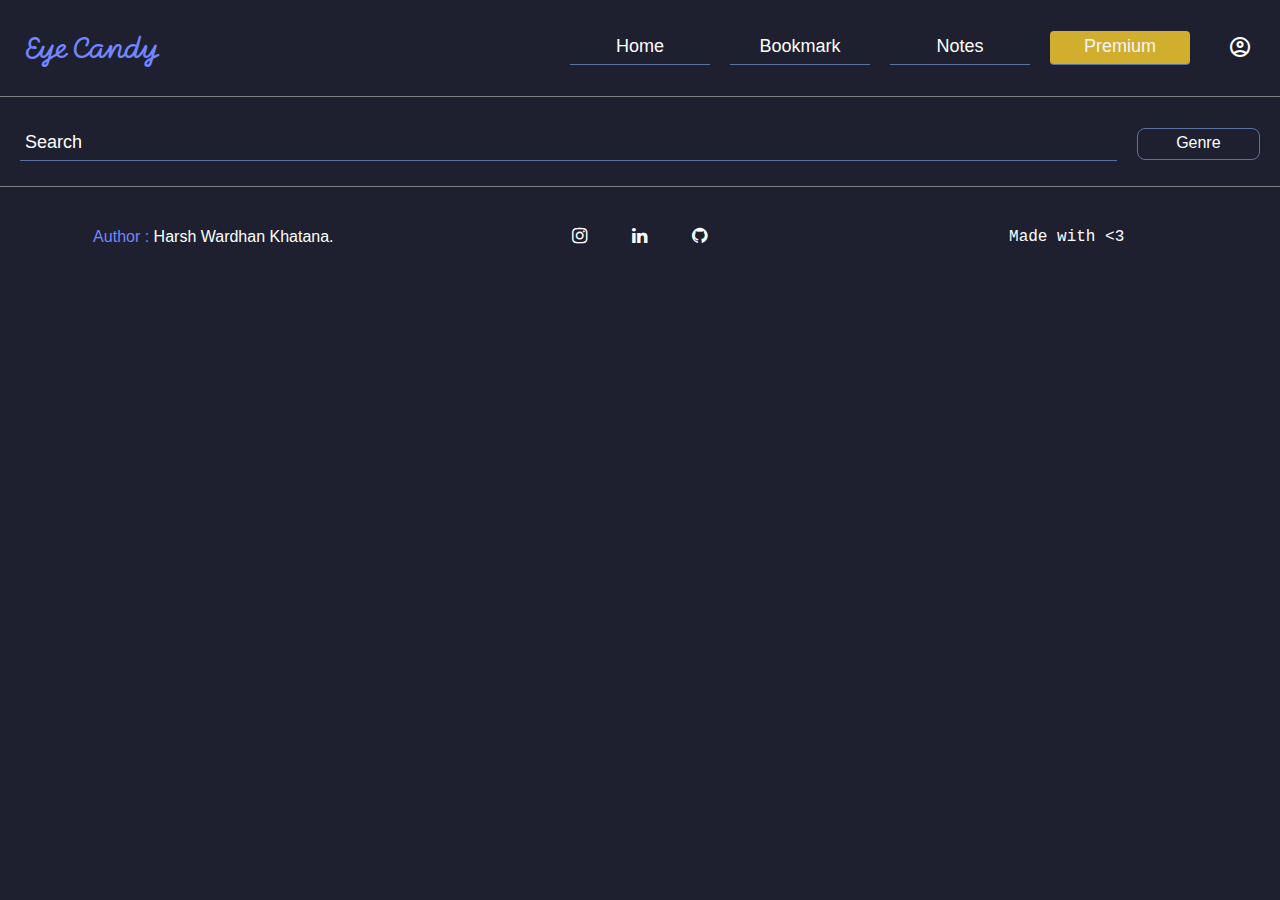
<file: index.html>
<!DOCTYPE html>
<html lang="en">

<head>
  <meta charset="UTF-8">
  <meta name="viewport" content="width=device-width, initial-scale=1.0">
  <title>Document</title>
  <link rel="stylesheet" href="styles.css">
  <link rel="preconnect" href="https://fonts.googleapis.com">
  <link rel="preconnect" href="https://fonts.gstatic.com" crossorigin>
  <link
    href="https://fonts.googleapis.com/css2?family=Momo+Signature&family=Poppins:ital,wght@0,100;0,200;0,300;0,400;0,500;0,600;0,700;0,800;0,900;1,100;1,200;1,300;1,400;1,500;1,600;1,700;1,800;1,900&family=Shojumaru&family=ZCOOL+KuaiLe&display=swap"
    rel="stylesheet">
  <link rel="stylesheet"
    href="https://fonts.googleapis.com/css2?family=Material+Symbols+Outlined:opsz,wght,FILL,GRAD@20..48,100..700,0..1,-50..200&icon_names=account_circle" />
  <link rel="stylesheet" href="https://cdnjs.cloudflare.com/ajax/libs/font-awesome/4.7.0/css/font-awesome.min.css">
  
  <link rel="stylesheet" href="notes.css">
</head>

<body>
  <nav class="topbar">
    <div class="logo">
        <span id="top-span">Eye Candy</span>
    </div>

    <div class="bar-btns">
      <button><a href="#">Home</a></button>
      <button><a href="bookmark.html">Bookmark</a></button>
      <button><a href="notes.html" target="_self">Notes</a></button>
      <button id="premium"><a href="premium.html">Premium </a></button>
      <!-- <a href="#"><button>Home</button></a> -->
      <!-- <a href="#"><Button>Bookmark</Button></a> -->
      <!-- <a href="notes.html"><button>Notes</button></a> -->

    </div>

    <div class="profile">
      <a href="profile.html">
      <button id="profilebtn" class="circlebtn">
        <span class="material-symbols-outlined">
          account_circle
        </span>
      </button>
      </a>
    </div>
  </nav>

  <div class="searchbar">
    <input type="search" name="" placeholder="Search">
    <button id="filter">Genre</button>
  </div>

  <div class="card" id="template-card" style="display: none;">
    <img src="IMG_4675-scaled-2578191215.jpeg" alt="poster">
    <h4 id="title">The Godfather</h4>
    <p id="date">March 24, 1972</p>

    <button id="playbtn" class="circlebtn">
      <span class="fa fa-play">
      </span>
    </button>

    <button id="bkbtn" class="circlebtn">
      <span class="fa fa-bookmark">
      </span>
    </button>
  </div>

  <main>

  </main>

  <footer>
    <div width="100px"><span id="foot-span">Author : </span> Harsh Wardhan Khatana.</div>
    
    <div id="social" class="">
      <button class="circlebtn">
        <a href="http://instagram.com/may.be.harshit/" class="fa fa-instagram" target="_blank"></a>
      </button>

      <button class="circlebtn">
        <a href="https://www.linkedin.com/in/harsh-khatana-4b0235307/" class="fa fa-linkedin" target="_blank"></a>
      </button>

      <button class="circlebtn">
        <a href="https://github.com/ClintNyxn" class="fa fa-github" target="_blank"></a>
      </button>
    </div>

    <div id="love">Made with <3 </div>
  </footer>
</body>
<script src="script.js"></script>

</html>
</file>
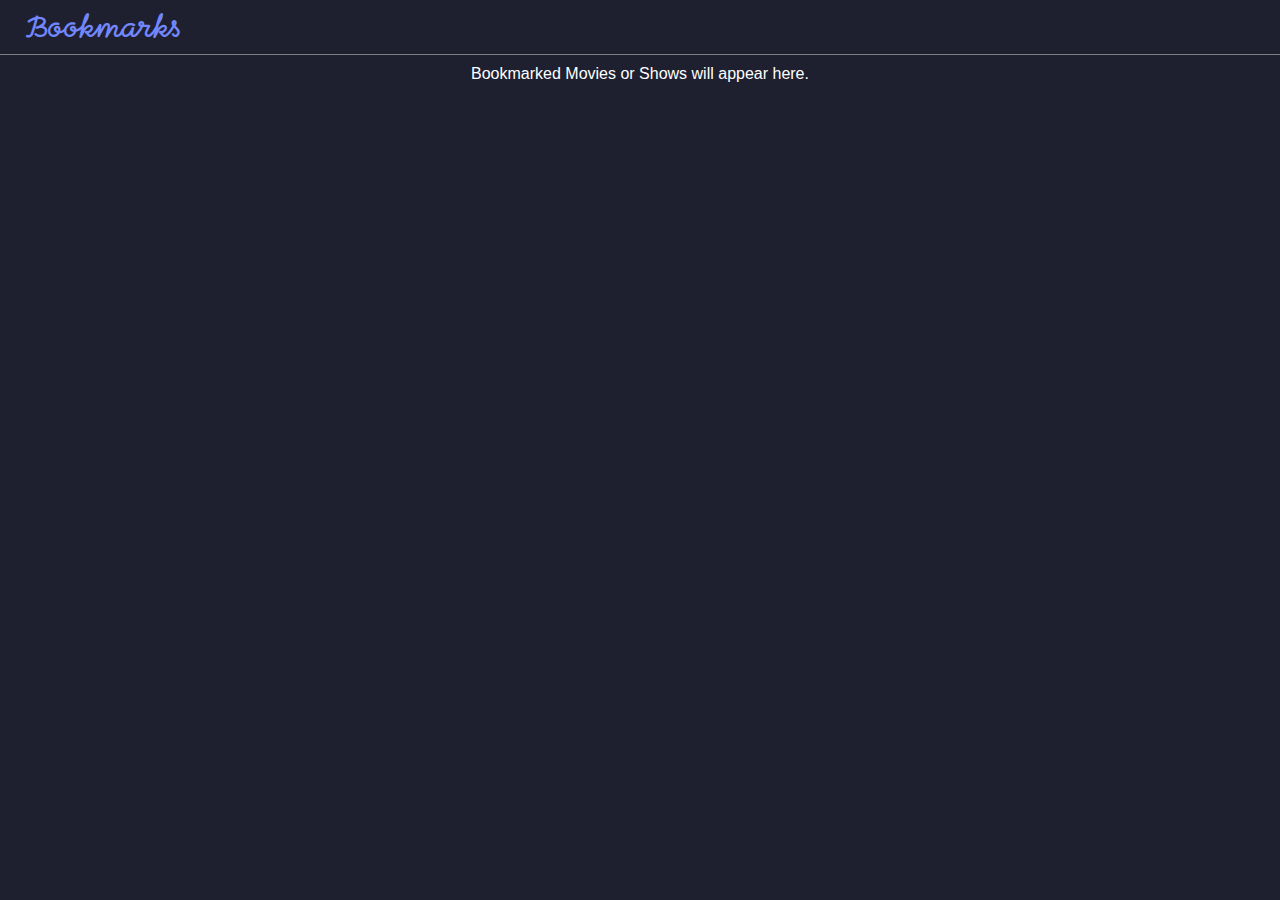
<file: bookmark.html>
<!DOCTYPE html>
<html lang="en">

<head>
    <meta charset="UTF-8">
    <meta name="viewport" content="width=device-width, initial-scale=1.0">
    <title>Document</title>
    <link rel="stylesheet" href="styles.css">
    <link rel="preconnect" href="https://fonts.googleapis.com">
    <link rel="preconnect" href="https://fonts.gstatic.com" crossorigin>
    <link
        href="https://fonts.googleapis.com/css2?family=Momo+Signature&family=Poppins:ital,wght@0,100;0,200;0,300;0,400;0,500;0,600;0,700;0,800;0,900;1,100;1,200;1,300;1,400;1,500;1,600;1,700;1,800;1,900&family=Shojumaru&family=ZCOOL+KuaiLe&display=swap"
        rel="stylesheet">
    <link rel="stylesheet"
        href="https://fonts.googleapis.com/css2?family=Material+Symbols+Outlined:opsz,wght,FILL,GRAD@20..48,100..700,0..1,-50..200&icon_names=account_circle" />
    <link rel="stylesheet" href="https://cdnjs.cloudflare.com/ajax/libs/font-awesome/4.7.0/css/font-awesome.min.css">

</head>

<body>
    <nav class="topbar">
        <div class="logo" id="top-span">Bookmarks</div>
    </nav>
    <main>
        <div id="message">
            Bookmarked Movies or Shows will appear here.
        </div>
    </main>
</body>

</html>
</file>
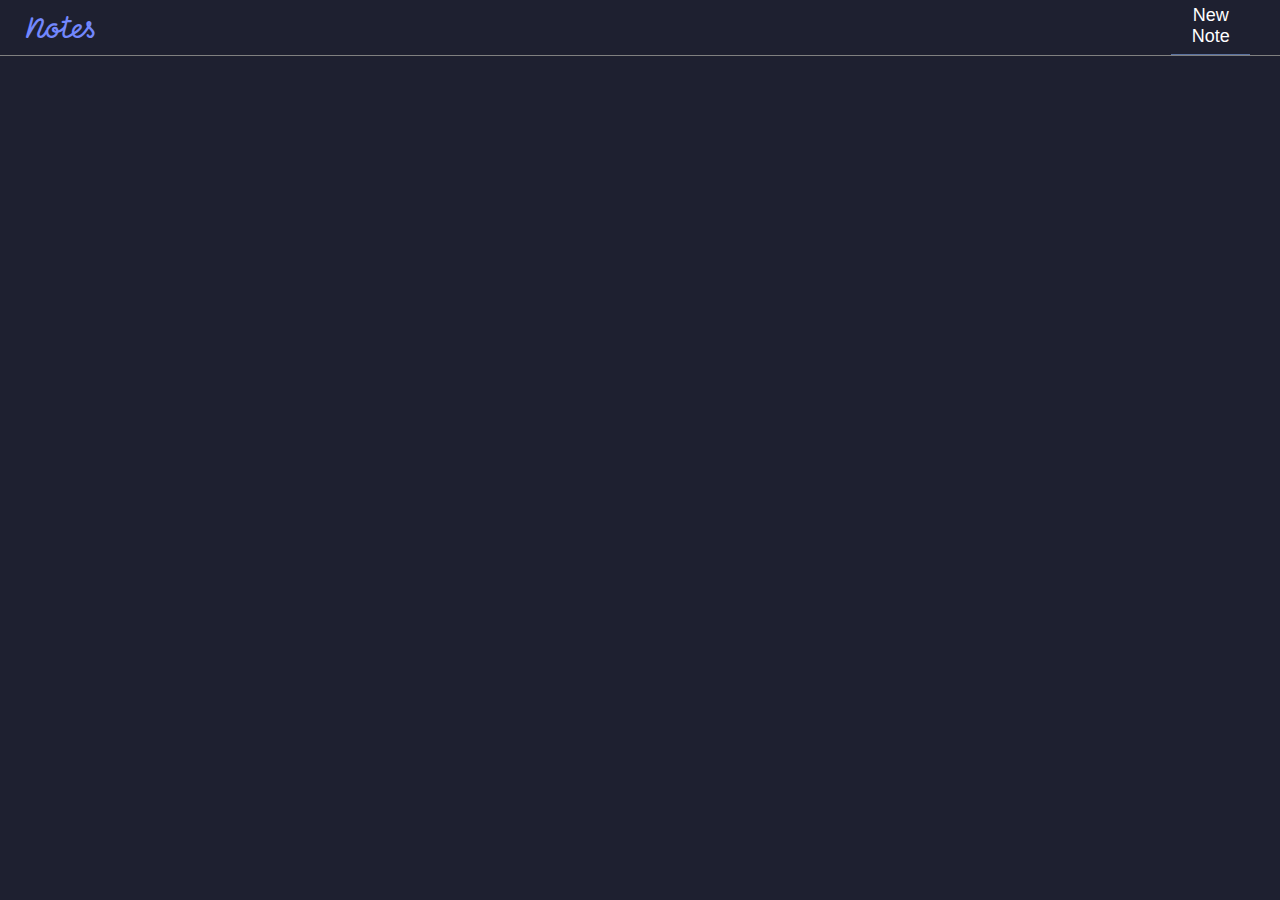
<file: notes.html>
<!DOCTYPE html>
<html lang="en">

<head>
    <meta charset="UTF-8">
    <meta name="viewport" content="width=device-width, initial-scale=1.0">
    <title>Document</title>
    <link rel="stylesheet" href="styles.css">
    <link rel="preconnect" href="https://fonts.googleapis.com">
    <link rel="preconnect" href="https://fonts.gstatic.com" crossorigin>
    <link
        href="https://fonts.googleapis.com/css2?family=Momo+Signature&family=Poppins:ital,wght@0,100;0,200;0,300;0,400;0,500;0,600;0,700;0,800;0,900;1,100;1,200;1,300;1,400;1,500;1,600;1,700;1,800;1,900&family=Shojumaru&family=ZCOOL+KuaiLe&display=swap"
        rel="stylesheet">
    <link rel="stylesheet"
        href="https://fonts.googleapis.com/css2?family=Material+Symbols+Outlined:opsz,wght,FILL,GRAD@20..48,100..700,0..1,-50..200&icon_names=account_circle" />
    <link rel="stylesheet" href="https://cdnjs.cloudflare.com/ajax/libs/font-awesome/4.7.0/css/font-awesome.min.css">

</head>

<body>
    <nav class="topbar">
        <div class="logo" id="top-span">Notes</div>
        <button>New Note</button>

        <div></div>
    </nav>
</body>

</html>
</file>
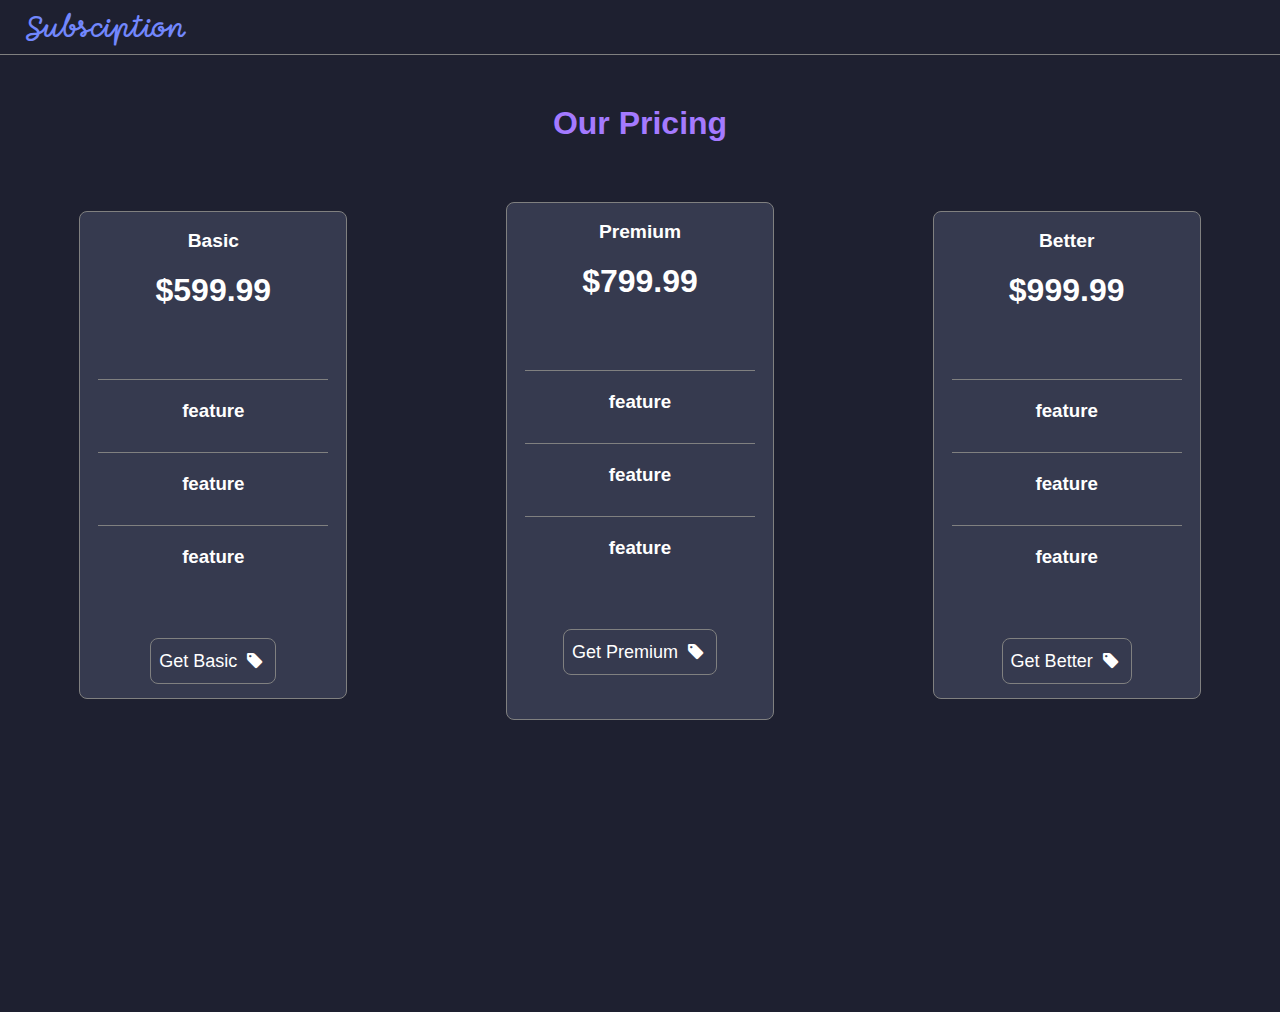
<file: premium.html>
<!DOCTYPE html>
<html lang="en">

<head>
    <meta charset="UTF-8">
    <meta name="viewport" content="width=device-width, initial-scale=1.0">
    <link rel="stylesheet" href="styles.css">
    <link rel="preconnect" href="https://fonts.googleapis.com">
    <link rel="preconnect" href="https://fonts.gstatic.com" crossorigin>
    <link
        href="https://fonts.googleapis.com/css2?family=Momo+Signature&family=Poppins:ital,wght@0,100;0,200;0,300;0,400;0,500;0,600;0,700;0,800;0,900;1,100;1,200;1,300;1,400;1,500;1,600;1,700;1,800;1,900&family=Shojumaru&family=ZCOOL+KuaiLe&display=swap"
        rel="stylesheet">
    <link rel="stylesheet"
        href="https://fonts.googleapis.com/css2?family=Material+Symbols+Outlined:opsz,wght,FILL,GRAD@20..48,100..700,0..1,-50..200&icon_names=account_circle" />
    <link rel="stylesheet" href="https://cdnjs.cloudflare.com/ajax/libs/font-awesome/4.7.0/css/font-awesome.min.css">

    <link rel="stylesheet" href="premium.css">
    <title>Document</title>
</head>

<body>
    <nav class="topbar">
        <div class="logo" id="top-span">Subsciption</div>
    </nav>
    <h1 id="pricing" >Our Pricing</h1>
    <main>

        <div class="subs-card" id="basic">
            <div class="basic">
                <h3 id="title">Basic</h3>
                <h1 id="amount">$599.99</h1>
                <h3>feature</h3>
                <h3>feature</h3>
                <h3>feature</h3>
                <button class="">Get Basic
                    <i class="fa fa-tag"></i>
                </button>
            </div>
        </div>

        <div class="subs-card" >
            <div class="Premium">
                <h3 id="title">Premium</h3>
                <h1 id="amount">$799.99</h1>
                <h3>feature</h3>
                <h3>feature</h3>
                <h3>feature</h3>
                <button class="">Get Premium
                    <i class="fa fa-tag"></i>
                </button>
            </div>
        </div>

        <div class="subs-card" id="better">
            <div class="Delux">
                <h3 id="title">Better</h3>
                <h1 id="amount">$999.99</h1>
                <h3>feature</h3>
                <h3>feature</h3>
                <h3>feature</h3>
                <button class="">
                    Get Better
                    <i class="fa fa-tag"></i>
                </button>
            </div>
        </div>
    </main>
</body>

</html>
</file>
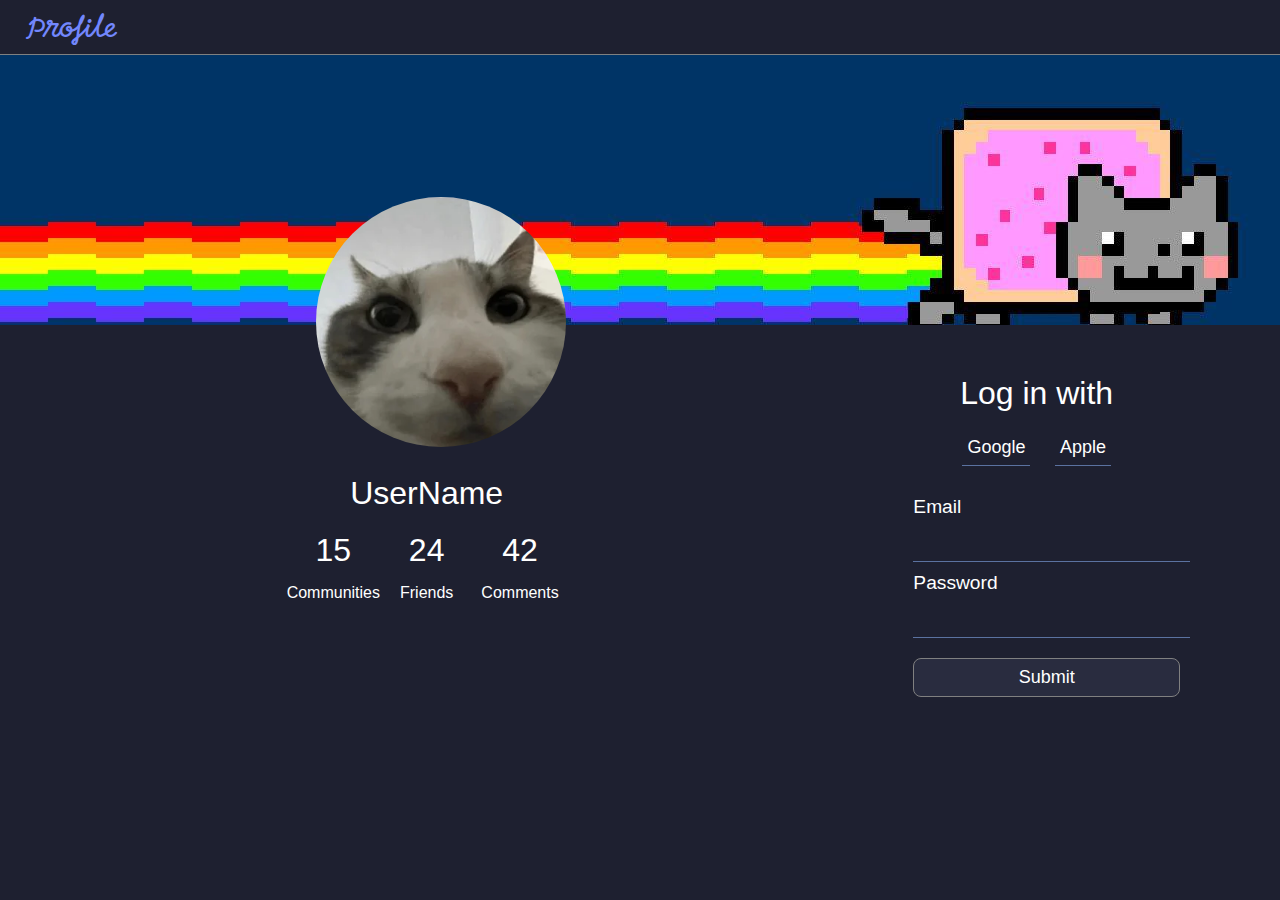
<file: profile.html>
<!DOCTYPE html>
<html lang="en">

<head>
    <meta charset="UTF-8">
    <meta name="viewport" content="width=device-width, initial-scale=1.0">
    <title>Profile</title>
    <link rel="stylesheet" href="styles.css">
    <link rel="preconnect" href="https://fonts.googleapis.com">
    <link rel="preconnect" href="https://fonts.gstatic.com" crossorigin>
    <link
        href="https://fonts.googleapis.com/css2?family=Momo+Signature&family=Poppins:ital,wght@0,100;0,200;0,300;0,400;0,500;0,600;0,700;0,800;0,900;1,100;1,200;1,300;1,400;1,500;1,600;1,700;1,800;1,900&family=Shojumaru&family=ZCOOL+KuaiLe&display=swap"
        rel="stylesheet">
    <link rel="stylesheet"
        href="https://fonts.googleapis.com/css2?family=Material+Symbols+Outlined:opsz,wght,FILL,GRAD@20..48,100..700,0..1,-50..200&icon_names=account_circle" />
    <link rel="stylesheet" href="https://cdnjs.cloudflare.com/ajax/libs/font-awesome/4.7.0/css/font-awesome.min.css">

    <link rel="stylesheet" href="profile.css">
</head>
<style>
    .banner {
        background-image: url(nyancat.png);
        height: 250px;
        width: 100%;
        grid-column: 1/4;
    }

    .info {
        grid-column: 1/3;
        grid-row: 3/5;
        width: 100%;
        display: flex;
        flex-direction: column;
        align-items: center;
        justify-content: center;
        padding: 40px 40px 0px 40px;
        box-sizing: border-box;
        margin-top: 100px;
    }

    .login {
        grid-column: 3/-1;
        grid-row: 3/5;
        width: 100%;
        display: flex;
        flex-direction: column;
        align-items: center;
        justify-content: center;
        padding: 40px;
        padding-right: 100px;
        box-sizing: border-box;
    }

    label,
    input,
    button {
        margin: 10px;


    }

    label {
        font-size: larger;
    }

    button {
        box-sizing: border-box;
        padding: ;
    }

    .nums {
        display: grid;
        grid-template-columns: repeat(3, 1fr);
        grid-template-rows: 1fr 1fr;
    }

    h1,
    p {
        display: flex;
        justify-content: center;
        align-items: center;
    }

    p,
    label {
        font-weight: 100;
    }

    h1 {
        font-weight: 400;
        margin-top: 10px;
    }

    .hehe {
        border: 1px solid grey;
        border-radius: 8px;
        padding: 8px;
        width: 100%;
        background-color: #363a4f7a;
    }

    .hehe:hover {
        border: 1px solid #7287fd;
        background-color: #363a4f2c;
    }
</style>

<body>
    <nav class="topbar">
        <div class="logo" id="top-span">Profile</div>
    </nav>

    <div class="banner"></div>

    <img src="cat.png" alt="">

    <div class="info">
        <h1>UserName</h1>
        <div class="nums">
            <h1>15</h1>
            <h1>24</h1>
            <h1>42</h1>
            <p>Communities</p>
            <p>Friends</p>
            <p>Comments</p>
        </div>
    </div>

    <div class="login">
        <h1>Log in with</h1>
        <div class="google">
            <button>Google</button>
            <button>Apple</button>
        </div>
        <div>
            <Label for="email">Email</Label>
            <input id="email" type="email">
            <label for="password">Password</label>
            <input id="password" type="password">
            <button class="hehe" type="submit" style="
}
            ">Submit</button>
        </div>
    </div>

</body>

</html>
</file>
<file: styles.css>
* {
    margin: 0;
    padding: 0;
    font-family: sans-serif;
}

body {
    background-color: #1e2030;
    color: white;
    font-weight: 350;
    font-size: medium;
}

#top-span {
    font-family: Momo Signature;
    font-size: x-large;
    color: #7287fd;
}

input,
button{
    background-color: #1e2030;
    border: none;
    border-bottom: 1px solid #5b72a0;
    padding: 5px;
    padding-bottom: 7px;
    margin: 0px 10px;
    font-weight: 500;
    font-size: 18px;
    cursor: pointer;
    color: white;
}

input,
input::placeholder {
    color: white;
    width: 100%;
}

input:hover {
    background-color: #5b72a061;
    border-radius: 8px;
}

button:hover {
    background-color: #1e2030;
    border-bottom: 2px solid #7287fd;
    text-shadow: 1px 1px 20px #92a2fbbf ;
}
#top-span:hover {
    text-shadow: 1px 1px 20px #92a2fbbf;
}

#title {
    font-size: larger;
    font-weight: 599;
    margin-bottom: 5px;
}

#date {
    font-size: medium;
    color: lightgrey;
}

#foot-span {
    color: #7287fd;
}

#love {
    font-family: Courier;
}

a {
    margin: 20px;
    color: white;
    text-decoration: none;
}

div {
    padding: 10px;
    margin: auto;
}

img {
    width: 200px;
    height: auto;
    margin-bottom: 15px;
    border-radius: 6px;
}
#filter{
    color: white;
    border: 1px solid #5b72a0 ;
    border-radius: 8px;
    font-size: medium;
}
.logo {
    width: 100%;
    margin: 0px 15px;
}

.topbar {
    display: flex;
    justify-content: space-evenly;
    align-items: center;
    border-bottom: 1px solid grey;
}

.bar-btns {
    width: 100%;
    display: flex;
    justify-content: flex-end;
    align-content: center;
    padding: 0px;
    margin: 0px;
}


#profilebtn,
.circlebtn {
    border-radius: 50%;
    border: none;
    width: 40px;
    height: 40px;
    color: white;
    display: flex;
    justify-content: center;
    align-items: center;
}

#profilebtn:hover,
.circlebtn:hover {
    background-color: #7287fd;
    border: none;
}

#premium {
    border-radius: 4px;
    background-color: #ecc22ddf;
}

#premium>a {
    color: whitesmoke;
}

#premium:hover {
    background-color: gold;
    border: none;
}

h4{
    font-size: medium;
}

.searchbar {
    display: flex;
    justify-content: center;
    align-items: center;
}

.card {
    background-color: #363a4f;
    width: 200px;
    border-radius: 10px;
    display: flex;
    flex-direction: column;
    margin: 8px;
    position: relative;
}

#title {
    font-size: larger;
    font-weight: 599;
    margin-bottom: 5px;
}

#date {
    font-size: medium;
    color: rgb(145, 145, 145);
}

.card:hover {
    background-color: #5b72a0ba;
    box-shadow: 0px 0px 90px #7287fd43;
}

#playbtn {
    background-color: #5b72a0;
    position: absolute;
    top: -20px;
    right: -30px;
}

#bkbtn {
    background-color: #5b72a0;
    position: absolute;
    top: 30px;
    right: -30px;
}

#bkbtn:hover,
#playbtn:hover {
    background-color: #fd7272;
    border: none;
}


.card #playbtn,
.card #bkbtn {
    opacity: 0;
    transition: opacity 0.3s ease;
}

.card:hover #playbtn,
.card:hover #bkbtn {
    opacity: 1;
}

main {
    display: flex;
    flex-wrap: wrap;
    justify-content: space-evenly;
    align-items: center;
}

footer {
    height: 100px;
    width: 100%;
    border-top: 1px solid grey;
    text-align: center;
    position: relative;
    bottom: 0;
    margin-top: 15px;
    /* display: flex;
    justify-content: flex-end ;
    align-items: center; */
    display: grid; 
    grid-template-columns: 1fr 1fr 1fr;
}

footer>p {
    margin: 15px;
}

.fa {
    font-size: larger;
    text-decoration: none;
}

#social {
    display: flex;

}
</file>
<file: notes.css>
#note-part{
    margin: 10px 0px;
    color: rgb(219, 219, 219);
}
.note-title{
    color: #927df0dc;
    margin-bottom: 10px;
}
.note{
    border: 1px solid grey;
    margin: 10px;
    border-radius: 8px;
    display:flex;
    flex-direction: column;
    justify-content: flex-start;
    position: relative;
}
button{
    color: white;
    width: 140px;
}

nav{
    margin-bottom: 20px;
}

#del,#edit{
    color: #ff5555;
    border: 1px solid #ff5555;
    border-radius: 8px;
    width: 100px;
    position: absolute;
    right: 0;
    margin-bottom: 10px;
    opacity: 0;
    transition: opacity 0.3s ease;
}
#edit{
    right: 110px;
    color: rgb(223, 223, 223);
    border: 1px solid grey;
}
#del:hover{
    text-shadow: 1px 1px 20px red;
}

.note:hover #del, .note:hover #edit{
    opacity: 1;
}
</file>
<file: premium.css>
* {
    margin: 0;
    padding: 0;
    font-family: sans-serif;
    color: white;
}

body {
    background-color: #1e2030;
    font-weight: 350;
    font-size: medium;
}

main{
    height: 90vh;
    display: flex;
    justify-content: center;
    align-items: center;
}

#pricing{
    text-align: center;
    margin-top:50px;
    color: rgb(164, 122, 255);
}

h3:not(#title) {
    border-top: 1px solid grey;
    margin: 10px;
    padding: 20px 0px 10px 0px;
    text-align: center;
    width: 100%;
}

h1 {
    margin-top: 15px;
    margin-bottom: 60px;
}

.subs-card,
button {
    border: 1px solid grey;
    border-radius: 8px;
    background-color: #363a4f;
    padding: 8px;
}

.subs-card:hover {
    box-shadow: 1px 1px 50px #808ad84d;
    border: 1px solid gold;
}

button{
    margin-top: 50px;
}

button:hover {
    border: 1px solid #1e2030;
}

.subs-card {
    height: 500px;
    width: 250px;
    margin-top:0px;
}

.subs-card>* {
    display: flex;
    flex-direction: column;
    justify-content: center;
    align-items: center;
}

i {
    margin: 5px;
}
#basic, #better{
    height: 470px;
    margin-top: 9px;
}
</file>
<file: profile.css>
* {
    margin: 0;
    padding: 0;
    font-family: sans-serif;
}

body {
    background-color: #1e2030;
    color: white;
    font-weight: 350;
    font-size: medium;
    margin: 0;
    padding: 0;
    display: grid;
    grid-template-columns: repeat(3,1fr);
    position: relative;
}
nav{
    grid-column: 1/4; 
    width: 100%;
}
img{
    height: 250px;
    width: 250px;
    border-radius: 50%;
    object-fit: cover;
    z-index: 3;
    grid-column: 1/3;
    position: absolute;
    top: 26%;
    left: 37%;
}
</file>
